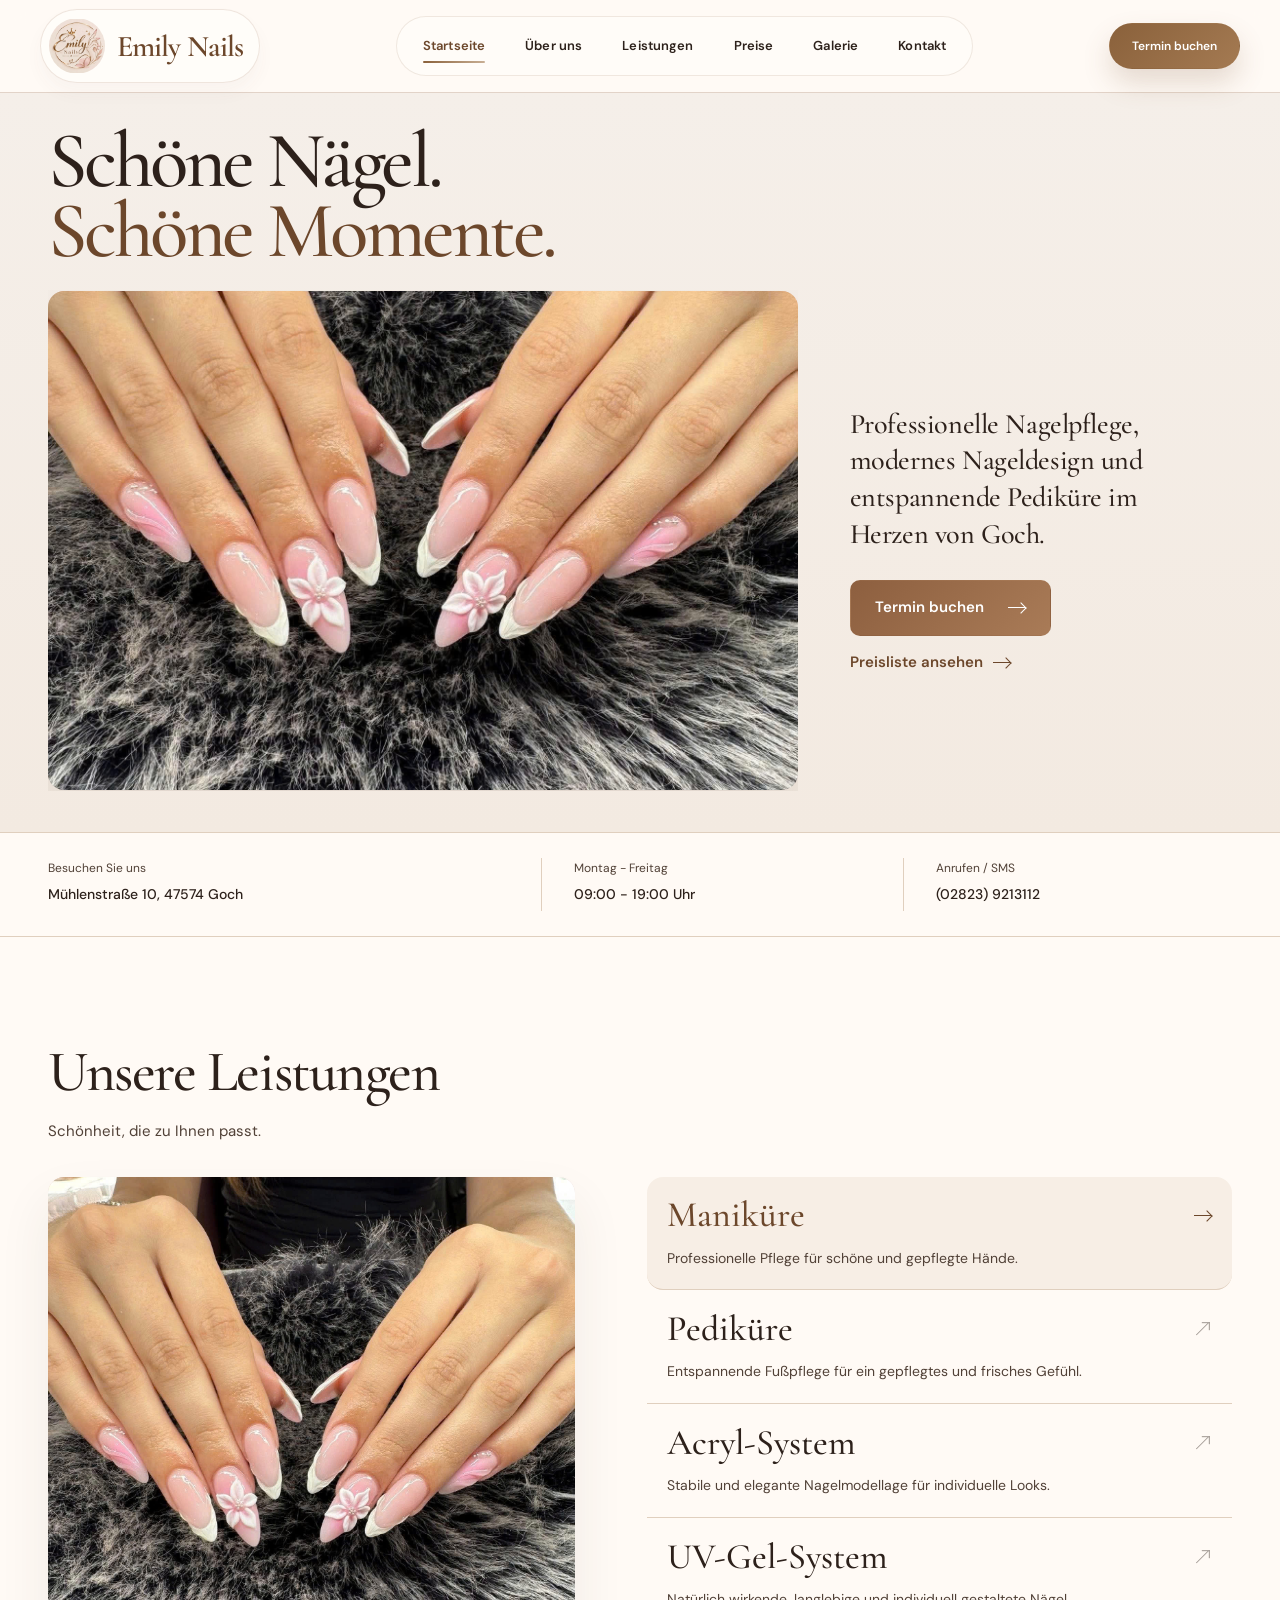
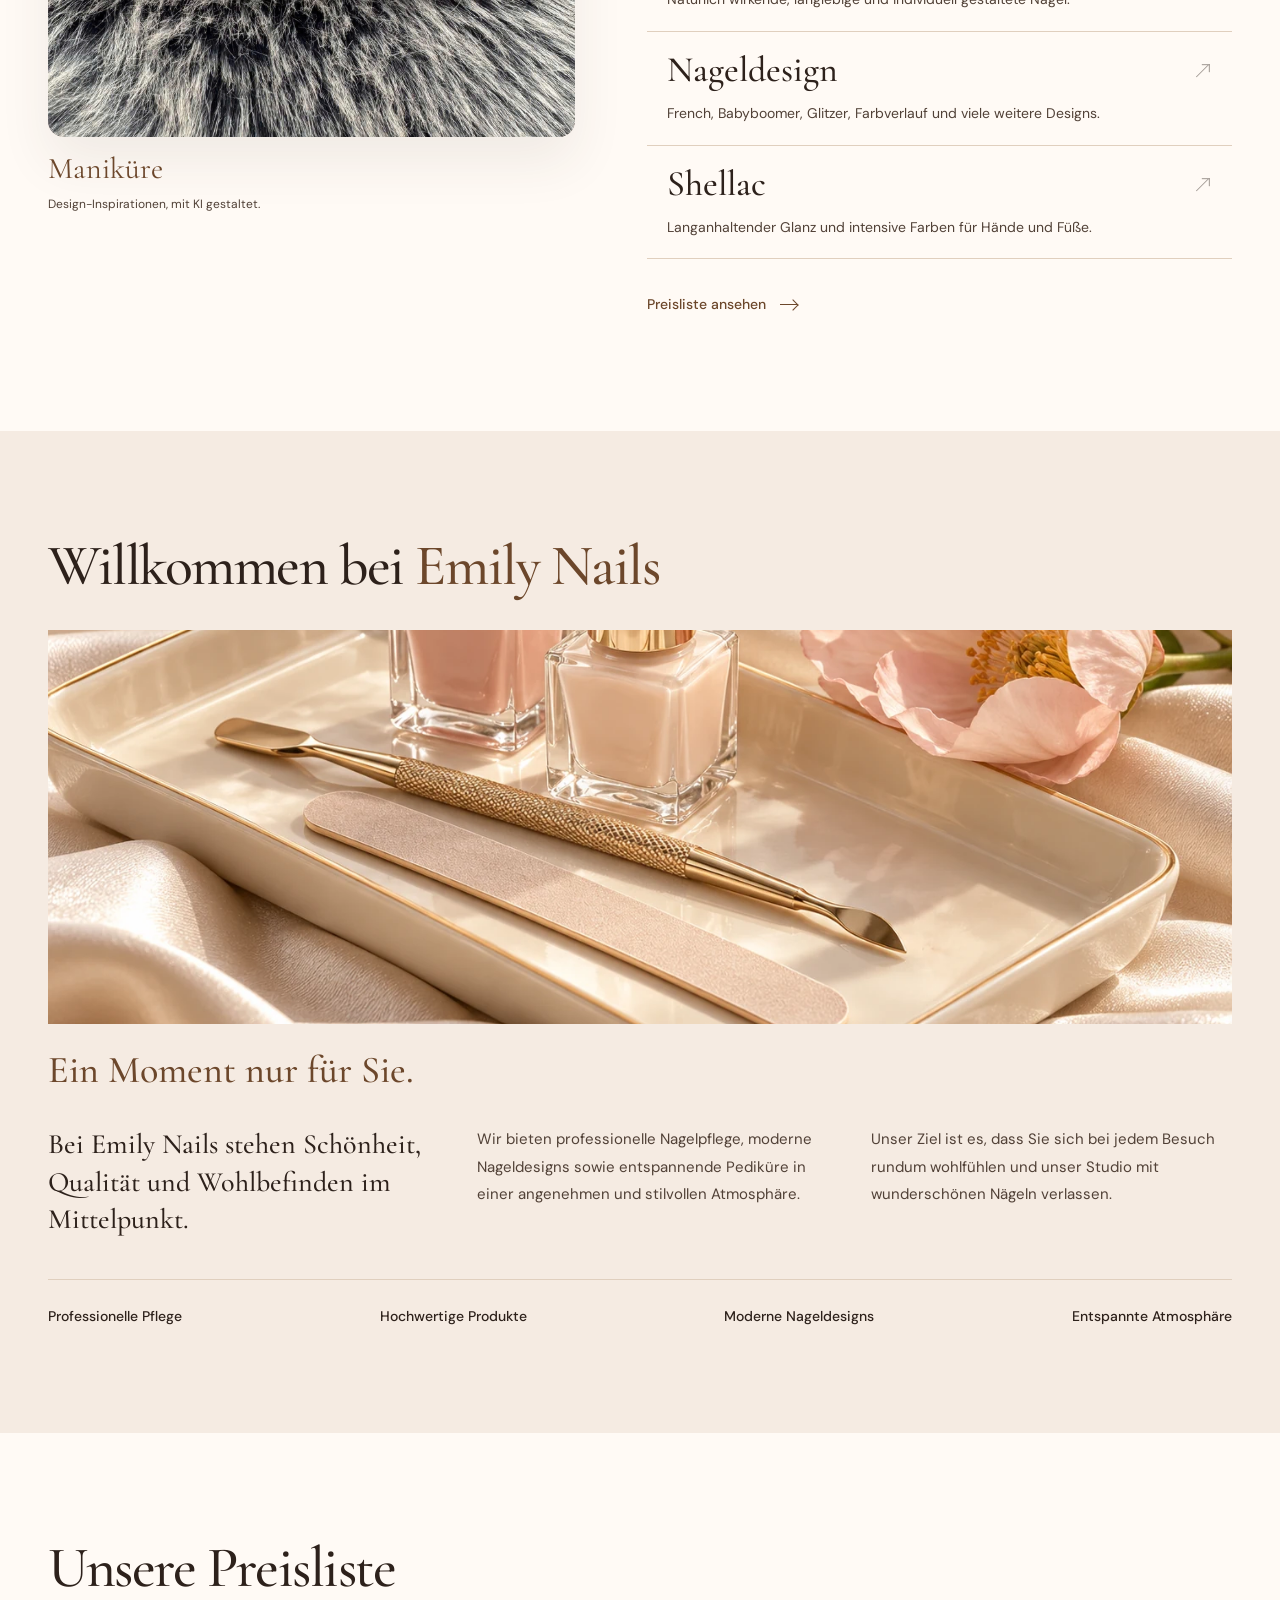
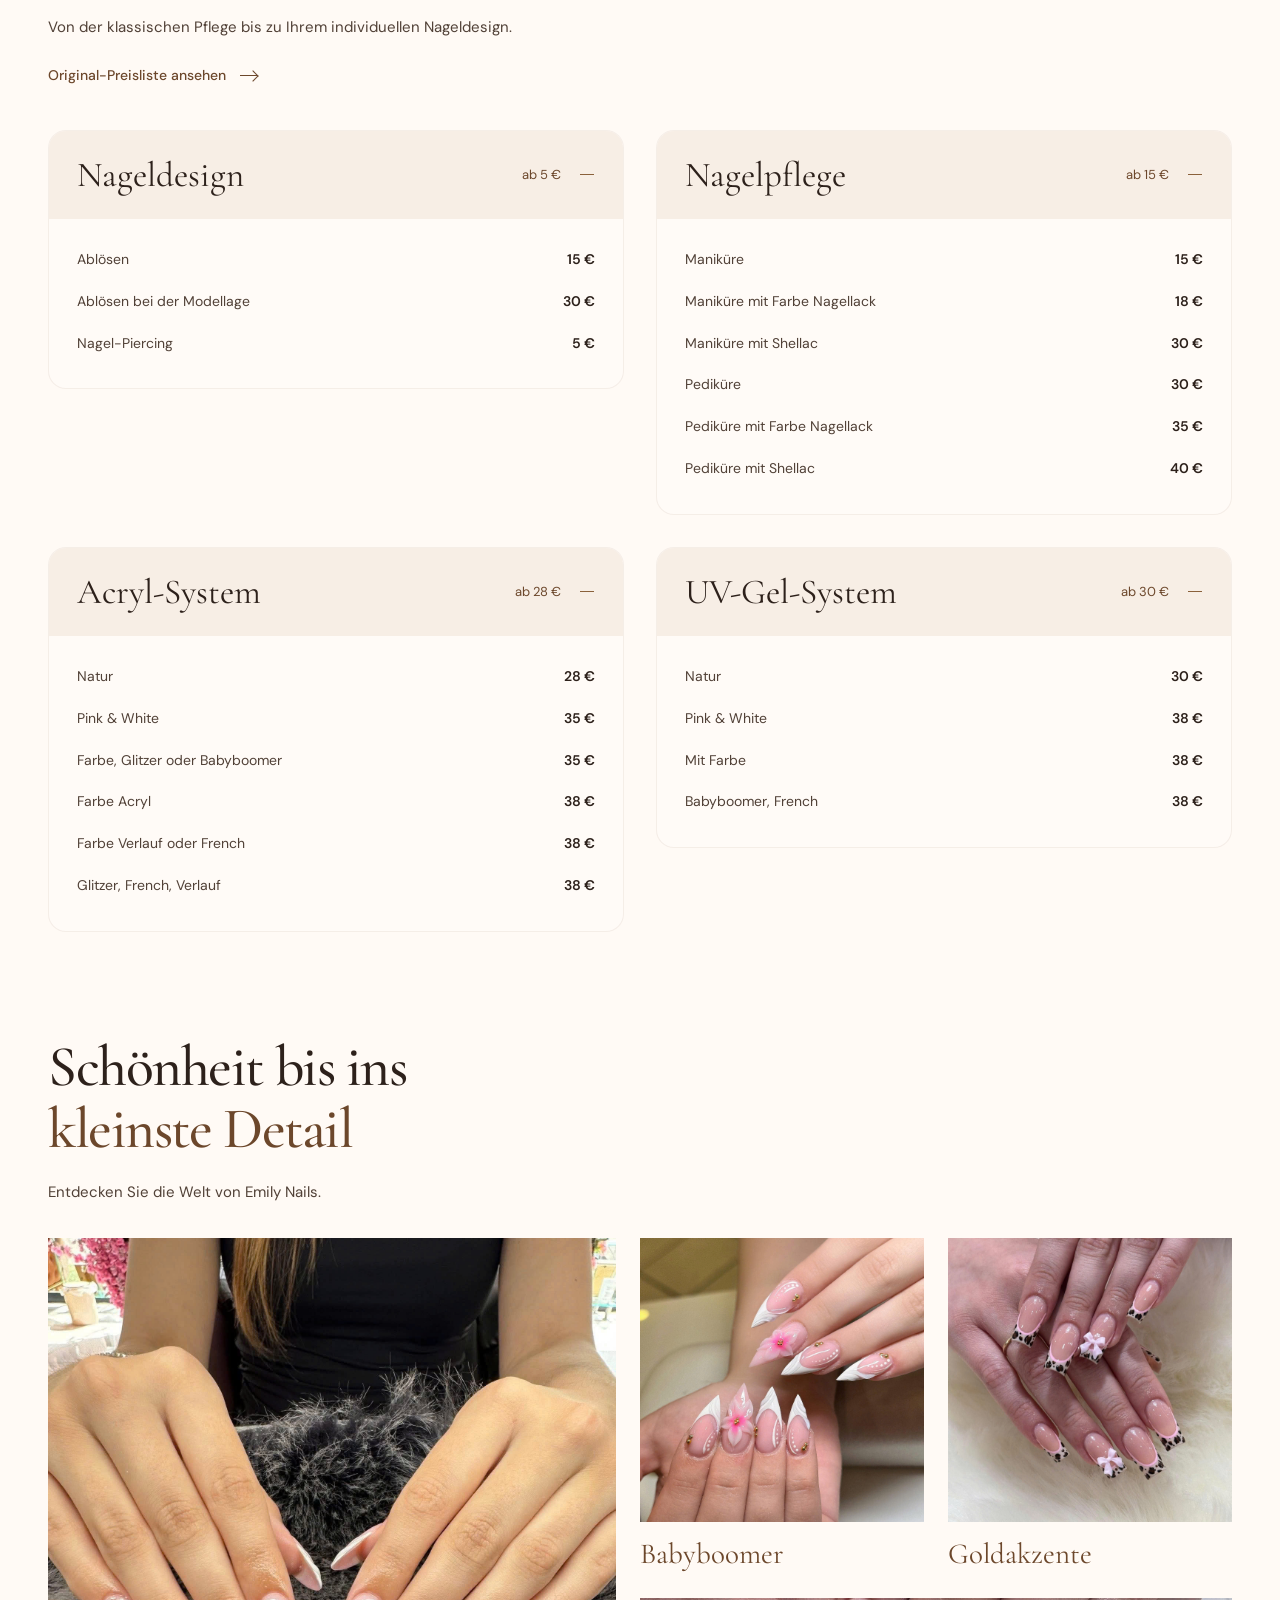
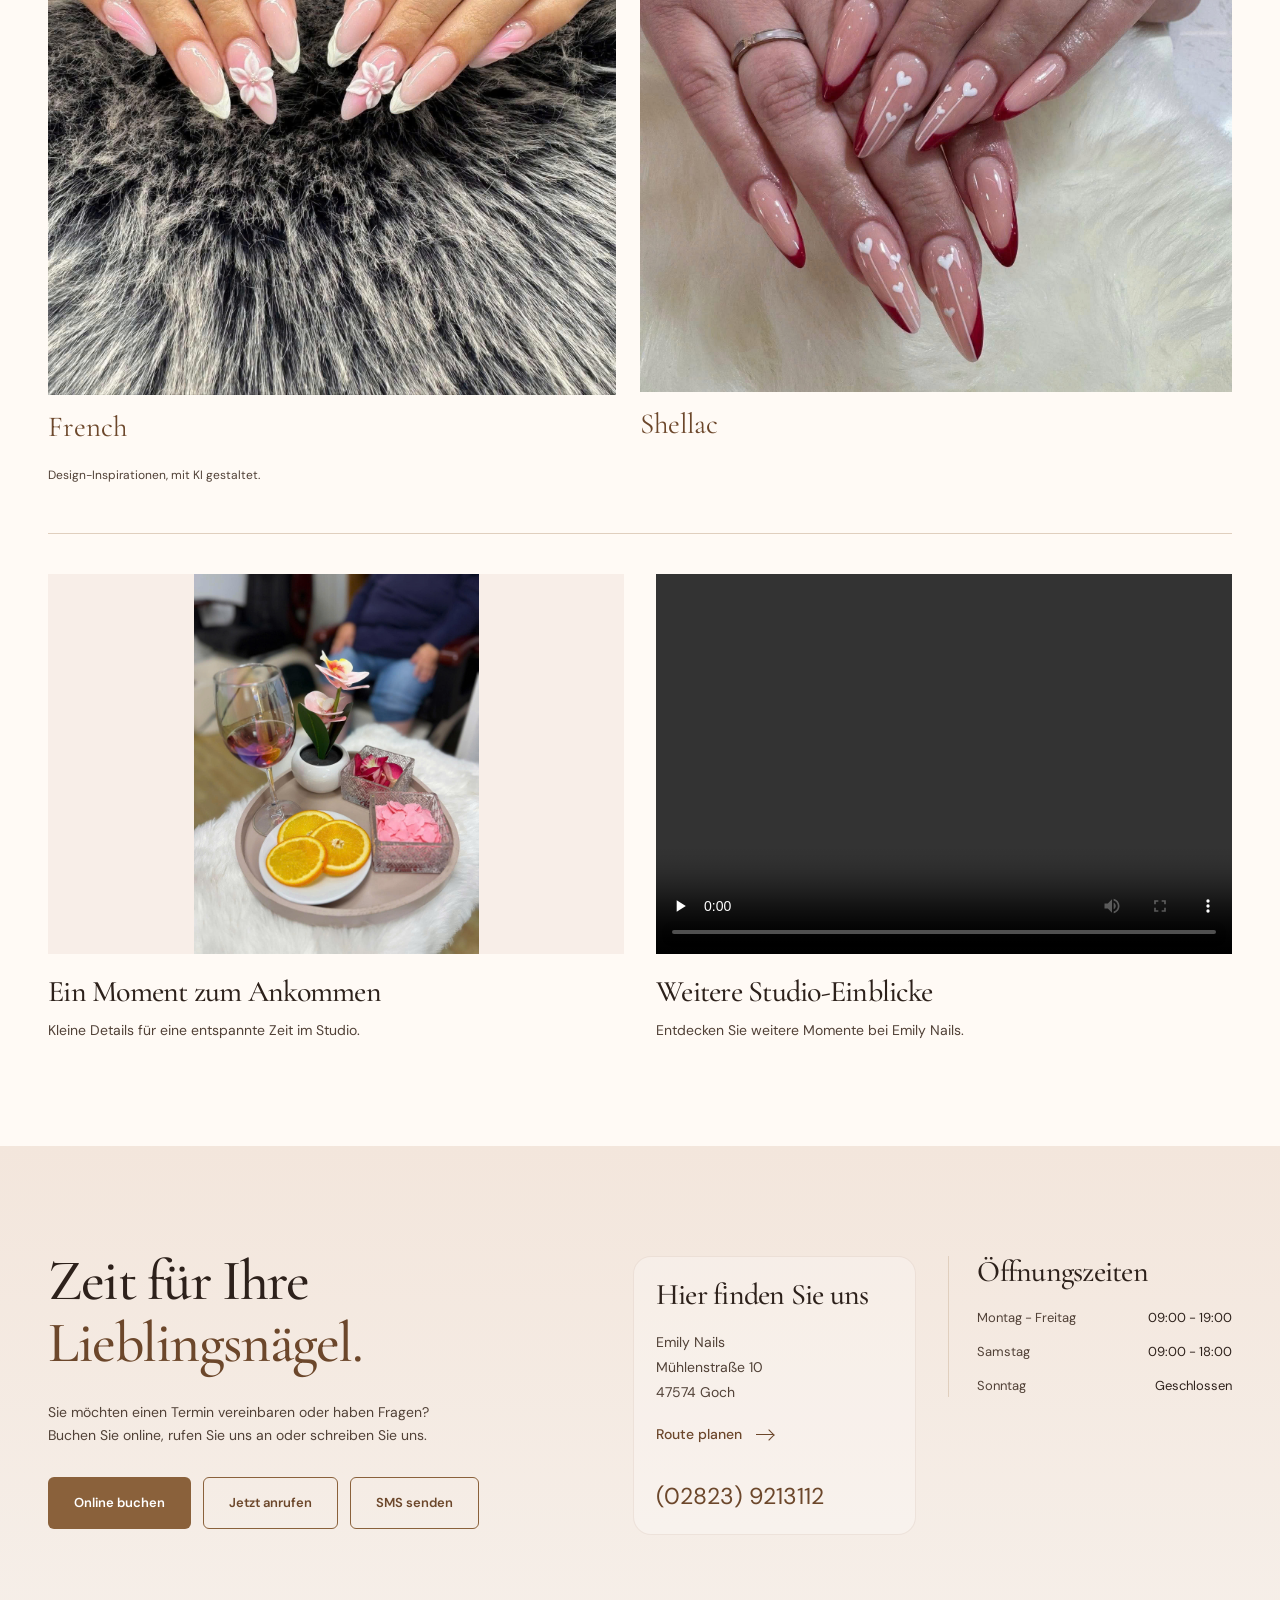
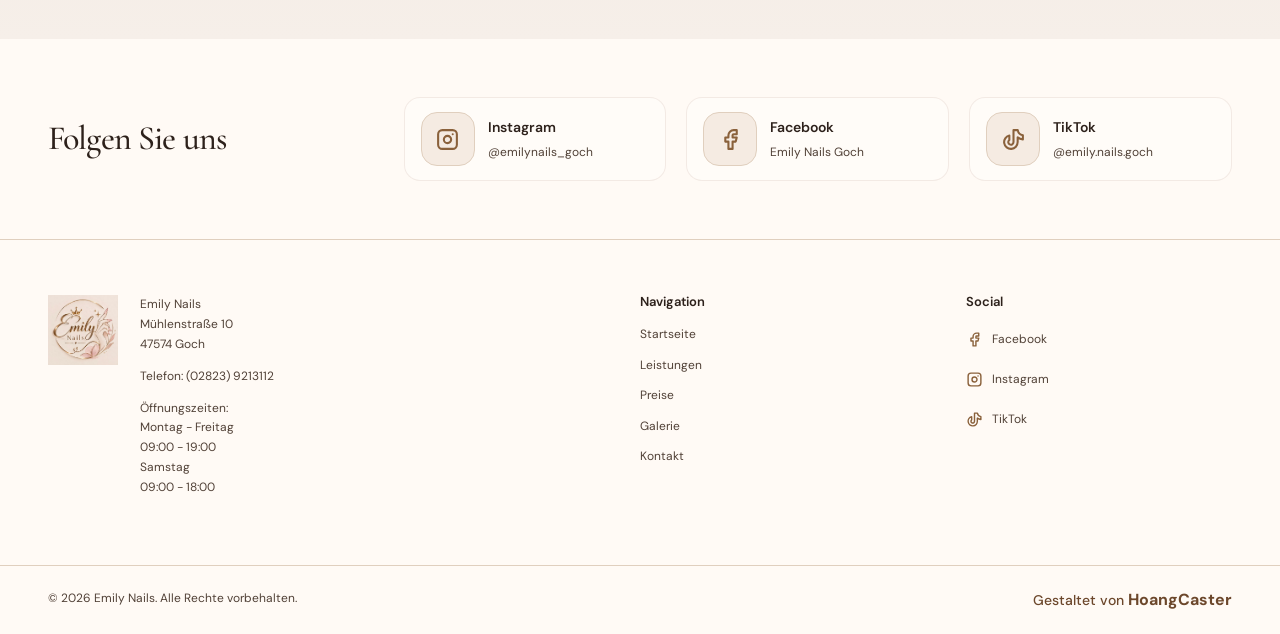
<file: index.html>
<!DOCTYPE html>
<html lang="de">
  <head>
    <meta charset="UTF-8" />
    <meta http-equiv="X-UA-Compatible" content="IE=edge" />
    <meta name="viewport" content="width=device-width, initial-scale=1.0" />
    <meta
      name="description"
      content="Emily Nails in Goch: professionelle Maniküre, Pediküre, Acryl- und UV-Gel-Nägel sowie modernes Nageldesign. Besuchen Sie uns in der Mühlenstraße 10, 47574 Goch."
    />
    <meta
      name="keywords"
      content="Emily Nails Goch, Nagelstudio Goch, Nageldesign Goch, Maniküre Goch, Pediküre Goch, Acryl Nägel Goch, Gel Nägel Goch"
    />
    <title>Emily Nails Goch | Nageldesign, Maniküre &amp; Pediküre</title>
    <link rel="preload" href="assets/display-latin.woff2" as="font" type="font/woff2" crossorigin />
    <link rel="preload" href="assets/body-latin.woff2" as="font" type="font/woff2" crossorigin />
    <meta name="theme-color" content="#f5ebe2" />
    <link rel="stylesheet" href="style.css" />
  </head>
  <body id="top">
    <a class="skip-link" href="#main">Zum Inhalt springen</a>
    <header class="site-header">
      <div class="container nav-wrap">
        <a class="brand" href="#top" aria-label="Emily Nails Startseite"><img src="logo.jpg" alt="Emily Nails Logo" width="60" height="60" /><span class="brand-name">Emily Nails</span></a>
        <nav class="main-nav" id="main-nav" aria-label="Hauptnavigation">
            <a href="#top">Startseite</a>
            <a href="#ueber-uns">Über uns</a>
            <a href="#leistungen">Leistungen</a>
            <a href="#preise">Preise</a>
            <a href="#galerie">Galerie</a>
            <a href="#kontakt">Kontakt</a>
          </nav>
        <a class="btn btn-primary header-cta" href="https://emilynailsps0v.setmore.com" target="_blank" rel="noopener noreferrer">Termin buchen</a>
        <button class="nav-toggle" type="button" aria-label="Menü öffnen" aria-expanded="false" aria-controls="main-nav"><span></span><span></span></button>
      </div>
    </header>
    <main id="main">
      <section class="hero" aria-labelledby="hero-title">
        <div class="container hero-grid">
          <div class="hero-copy">
            <h1 id="hero-title">Schöne Nägel.<br /><span>Schöne Momente.</span></h1>
          </div>
          <div class="hero-media">
            <img src="new1.jpg" alt="Nail design im Studio von Emily Nails" width="1122" height="1402" fetchpriority="high" />
          </div>
          <div class="hero-side">
            <p>Professionelle Nagelpflege, modernes Nageldesign und entspannende Pediküre im Herzen von Goch.</p>
            <div class="hero-actions">
              <a class="btn btn-primary" href="https://emilynailsps0v.setmore.com" target="_blank" rel="noopener noreferrer">Termin buchen <span class="link-arrow" aria-hidden="true"></span></a>
              <a class="text-link" href="#preise">Preisliste ansehen <span class="link-arrow" aria-hidden="true"></span></a>
            </div>
          </div>
        </div>
      </section>
      <aside class="studio-info" aria-label="Kontaktinformationen">
        <div class="container studio-info-grid">
          <div><span class="info-label">Besuchen Sie uns</span><a href="https://www.google.com/maps/search/?api=1&query=M%C3%BChlenstra%C3%9Fe+10%2C+47574+Goch" target="_blank" rel="noopener noreferrer">Mühlenstraße 10, 47574 Goch</a></div>
          <div><span class="info-label">Montag - Freitag</span><a href="#oeffnungszeiten">09:00 - 19:00 Uhr</a></div>
          <div><span class="info-label">Anrufen / SMS</span><a href="tel:+4928239213112">(02823) 9213112</a></div>
        </div>
      </aside>
      <section class="services section" id="leistungen" aria-labelledby="services-title">
        <div class="container">
          <div class="section-intro"><h2 id="services-title">Unsere Leistungen</h2><p>Schönheit, die zu Ihnen passt.</p></div>
          <div class="services-layout">
            <div class="service-preview" id="service-preview">                          <figure class="service-preview-panel" data-service-panel="0" ><img src="new1.jpg" alt="Maniküre bei Emily Nails" width="1024" height="1280" loading="lazy" /><figcaption>Maniküre</figcaption></figure>
            <figure class="service-preview-panel" data-service-panel="1" hidden><img src="new2.jpg" alt="Pediküre bei Emily Nails" width="1024" height="1280" loading="lazy" /><figcaption>Pediküre</figcaption></figure>
            <figure class="service-preview-panel" data-service-panel="2" hidden><img src="new3.jpg" alt="Acryl-System bei Emily Nails" width="1024" height="1280" loading="lazy" /><figcaption>Acryl-System</figcaption></figure>
            <figure class="service-preview-panel" data-service-panel="3" hidden><img src="new4.jpg" alt="UV-Gel-System bei Emily Nails" width="1024" height="1280" loading="lazy" /><figcaption>UV-Gel-System</figcaption></figure>
              <figure class="service-preview-panel" data-service-panel="4" hidden><img src="assets/gold-nail-art.webp" alt="" width="1024" height="1280" loading="lazy" /><figcaption>Nageldesign</figcaption></figure>
              <figure class="service-preview-panel" data-service-panel="5" hidden><img src="assets/shellac-rose.webp" alt="" width="1024" height="1280" loading="lazy" /><figcaption>Shellac</figcaption></figure>              <p class="service-preview-note">Design-Inspirationen, mit KI gestaltet.</p>
            </div>
            <div class="service-grid">
              <article class="service-item" data-service="0">
                <h3><button class="service-select" type="button" aria-controls="service-preview" aria-pressed="true" data-service-select="0"><span>Maniküre</span><span class="link-arrow" aria-hidden="true"></span></button></h3>
                <p>Professionelle Pflege für schöne und gepflegte Hände.</p>
                <div class="service-image"><img src="new1.jpg" alt="Maniküre bei Emily Nails" width="1024" height="1280" loading="lazy" /></div>
              </article>
              <article class="service-item" data-service="1">
                <h3><button class="service-select" type="button" aria-controls="service-preview" aria-pressed="false" data-service-select="1"><span>Pediküre</span><span class="link-arrow" aria-hidden="true"></span></button></h3>
                <p>Entspannende Fußpflege für ein gepflegtes und frisches Gefühl.</p>
                <div class="service-image"><img src="new2.jpg" alt="Pediküre bei Emily Nails" width="1024" height="1280" loading="lazy" /></div>
              </article>
              <article class="service-item" data-service="2">
                <h3><button class="service-select" type="button" aria-controls="service-preview" aria-pressed="false" data-service-select="2"><span>Acryl-System</span><span class="link-arrow" aria-hidden="true"></span></button></h3>
                <p>Stabile und elegante Nagelmodellage für individuelle Looks.</p>
                <div class="service-image"><img src="new3.jpg" alt="Acryl-System bei Emily Nails" width="1024" height="1280" loading="lazy" /></div>
              </article>
              <article class="service-item" data-service="3">
                <h3><button class="service-select" type="button" aria-controls="service-preview" aria-pressed="false" data-service-select="3"><span>UV-Gel-System</span><span class="link-arrow" aria-hidden="true"></span></button></h3>
                <p>Natürlich wirkende, langlebige und individuell gestaltete Nägel.</p>
                <div class="service-image"><img src="new4.jpg" alt="UV-Gel-System bei Emily Nails" width="1024" height="1280" loading="lazy" /></div>
              </article>
              <article class="service-item" data-service="4">
                <h3><button class="service-select" type="button" aria-controls="service-preview" aria-pressed="false" data-service-select="4"><span>Nageldesign</span><span class="link-arrow" aria-hidden="true"></span></button></h3>
                <p>French, Babyboomer, Glitzer, Farbverlauf und viele weitere Designs.</p>
                <div class="service-image"><img src="assets/gold-nail-art.webp" alt="" width="1024" height="1280" loading="lazy" /></div>
              </article>
              <article class="service-item" data-service="5">
                <h3><button class="service-select" type="button" aria-controls="service-preview" aria-pressed="false" data-service-select="5"><span>Shellac</span><span class="link-arrow" aria-hidden="true"></span></button></h3>
                <p>Langanhaltender Glanz und intensive Farben für Hände und Füße.</p>
                <div class="service-image"><img src="assets/shellac-rose.webp" alt="" width="1024" height="1280" loading="lazy" /></div>
              </article>
              <p class="service-inline-note">Design-Inspirationen, mit KI gestaltet.</p>
              <a class="text-link service-price-link" href="#preise">Preisliste ansehen <span class="link-arrow" aria-hidden="true"></span></a>
            </div>
          </div>
        </div>
      </section>
      <section class="about section" id="ueber-uns" aria-labelledby="about-title">
        <div class="container about-grid">
          <h2 id="about-title">Willkommen bei<br /> <span>Emily Nails</span></h2>
          <figure class="about-media"><img src="assets/beauty-ritual.webp" alt="Beauty-Inspiration mit Nagellack und Pflegeaccessoires, mit KI gestaltet" width="1280" height="1024" loading="lazy" /><figcaption>Ein Moment <br />nur für Sie.</figcaption></figure>
          <div class="about-copy">
            <p class="about-lead">Bei Emily Nails stehen Schönheit, Qualität und Wohlbefinden im Mittelpunkt.</p>
            <p>Wir bieten professionelle Nagelpflege, moderne Nageldesigns sowie entspannende Pediküre in einer angenehmen und stilvollen Atmosphäre.</p>
            <p>Unser Ziel ist es, dass Sie sich bei jedem Besuch rundum wohlfühlen und unser Studio mit wunderschönen Nägeln verlassen.</p>
          </div>
          <div class="studio-values" id="why-us" aria-label="Warum Emily Nails?"><span>Professionelle Pflege</span><span>Hochwertige Produkte</span><span>Moderne Nageldesigns</span><span>Entspannte Atmosphäre</span></div>
        </div>
      </section>
      <section class="pricing section" id="preise" aria-labelledby="pricing-title">
        <div class="container pricing-layout">
          <div class="section-intro"><h2 id="pricing-title">Unsere Preisliste</h2><p>Von der klassischen Pflege bis zu Ihrem individuellen Nageldesign.</p><a class="text-link" href="menu.jpg" data-menu-open>Original-Preisliste ansehen <span class="link-arrow" aria-hidden="true"></span></a></div>
          <div class="price-list"><details class="price-category" open>
      <summary><span>Nageldesign</span><span class="price-from">ab 5 €</span><span class="disclosure-icon" aria-hidden="true"></span></summary>
      <div class="price-rows">
                
                <div class="price-row">
                  <span class="price-label">Ablösen</span>
                  <span class="price-value">15 €</span>
                </div>
                <div class="price-row">
                  <span class="price-label">Ablösen bei der Modellage</span>
                  <span class="price-value">30 €</span>
                </div>
                <div class="price-row">
                  <span class="price-label">Nagel-Piercing</span>
                  <span class="price-value">5 €</span>
                </div>
              </div></details><details class="price-category" open>
      <summary><span>Nagelpflege</span><span class="price-from">ab 15 €</span><span class="disclosure-icon" aria-hidden="true"></span></summary>
      <div class="price-rows">
                
                <div class="price-row">
                  <span class="price-label">Maniküre</span>
                  <span class="price-value">15 €</span>
                </div>
                <div class="price-row">
                  <span class="price-label">Maniküre mit Farbe Nagellack</span>
                  <span class="price-value">18 €</span>
                </div>
                <div class="price-row">
                  <span class="price-label">Maniküre mit Shellac</span>
                  <span class="price-value">30 €</span>
                </div>
                <div class="price-row">
                  <span class="price-label">Pediküre</span>
                  <span class="price-value">30 €</span>
                </div>
                <div class="price-row">
                  <span class="price-label">Pediküre mit Farbe Nagellack</span>
                  <span class="price-value">35 €</span>
                </div>
                <div class="price-row">
                  <span class="price-label">Pediküre mit Shellac</span>
                  <span class="price-value">40 €</span>
                </div>
              </div></details><details class="price-category" open>
      <summary><span>Acryl-System</span><span class="price-from">ab 28 €</span><span class="disclosure-icon" aria-hidden="true"></span></summary>
      <div class="price-rows">
                
                <div class="price-row">
                  <span class="price-label">Natur</span>
                  <span class="price-value">28 €</span>
                </div>
                <div class="price-row">
                  <span class="price-label">Pink &amp; White</span>
                  <span class="price-value">35 €</span>
                </div>
                <div class="price-row">
                  <span class="price-label">Farbe, Glitzer oder Babyboomer</span>
                  <span class="price-value">35 €</span>
                </div>
                <div class="price-row">
                  <span class="price-label">Farbe Acryl</span>
                  <span class="price-value">38 €</span>
                </div>
                <div class="price-row">
                  <span class="price-label">Farbe Verlauf oder French</span>
                  <span class="price-value">38 €</span>
                </div>
                <div class="price-row">
                  <span class="price-label">Glitzer, French, Verlauf</span>
                  <span class="price-value">38 €</span>
                </div>
              </div></details><details class="price-category" open>
      <summary><span>UV-Gel-System</span><span class="price-from">ab 30 €</span><span class="disclosure-icon" aria-hidden="true"></span></summary>
      <div class="price-rows">
                
                <div class="price-row">
                  <span class="price-label">Natur</span>
                  <span class="price-value">30 €</span>
                </div>
                <div class="price-row">
                  <span class="price-label">Pink &amp; White</span>
                  <span class="price-value">38 €</span>
                </div>
                <div class="price-row">
                  <span class="price-label">Mit Farbe</span>
                  <span class="price-value">38 €</span>
                </div>
                <div class="price-row">
                  <span class="price-label">Babyboomer, French</span>
                  <span class="price-value">38 €</span>
                </div>
              </div></details></div>
        </div>
      </section>
      <section class="gallery section" id="galerie" aria-labelledby="gallery-title">
        <div class="container">
          <div class="section-heading"><h2 id="gallery-title">Schönheit bis ins<br /><span>kleinste Detail</span></h2><p>Entdecken Sie die Welt von Emily Nails.</p></div>
          <div class="inspiration-grid" aria-label="Design-Inspirationen">
            <figure><img src="new1.jpg" alt="Natürliches French-Nageldesign" width="1122" height="1402" loading="lazy" /><figcaption>French</figcaption></figure>
            <figure><img src="new2.jpg" alt="Dezentes und elegantes Babyboomer-Nageldesign" width="1122" height="1402" loading="lazy" /><figcaption>Babyboomer</figcaption></figure>
            <figure><img src="new3.jpg" alt="Ausdrucksstarkes Nageldesign mit Goldakzenten" width="1122" height="1402" loading="lazy" /><figcaption>Goldakzente</figcaption></figure>
            <figure><img src="new4.jpg" alt="Glänzendes Shellac-Nageldesign" width="1122" height="1402" loading="lazy" /><figcaption>Shellac</figcaption></figure>
          </div>
          <p class="inspiration-note">Design-Inspirationen, mit KI gestaltet.</p>
          <div class="gallery-grid">
            <figure class="gallery-photo gallery-photo--portrait"><img src="new5.jpg" alt="Blumendekoration und Erfrischungen im Studio von Emily Nails" width="1536" height="2048" loading="lazy" /><figcaption><h3>Ein Moment zum Ankommen</h3><p>Kleine Details für eine entspannte Zeit im Studio.</p></figcaption></figure>
            <figure class="gallery-video">
              <div class="video-frame"><video controls playsinline preload="none" aria-label="Weitere Einblicke in Emily Nails"><source src="3.mp4" type="video/mp4" />Ihr Browser unterstützt dieses Video nicht. <a href="3.mp4">Video herunterladen</a></video></div>
              <figcaption><h3>Weitere Studio-Einblicke</h3><p>Entdecken Sie weitere Momente bei Emily Nails.</p></figcaption>
            </figure>
          </div>
        </div>
      </section>
      <section class="contact section" id="kontakt" aria-labelledby="contact-title">
        <div class="container contact-layout">
          <div class="contact-heading"><h2 id="contact-title">Zeit für Ihre<br /><span>Lieblingsnägel.</span></h2><p>Sie möchten einen Termin vereinbaren oder haben Fragen? <br />Buchen Sie online, rufen Sie uns an oder schreiben Sie uns.</p><div class="contact-actions"><a class="btn btn-primary" href="https://emilynailsps0v.setmore.com" target="_blank" rel="noopener noreferrer">Online buchen</a><a class="btn btn-secondary" href="tel:+4928239213112">Jetzt anrufen</a><a class="btn btn-secondary" href="sms:+4928239213112">SMS senden</a></div></div>
          <div class="contact-grid">
            <div class="contact-address"><h3>Hier finden Sie uns</h3><address>Emily Nails<br />Mühlenstraße 10<br />47574 Goch</address><a class="text-link" href="https://www.google.com/maps/search/?api=1&query=M%C3%BChlenstra%C3%9Fe+10%2C+47574+Goch" target="_blank" rel="noopener noreferrer">Route planen <span class="link-arrow" aria-hidden="true"></span></a><a class="contact-phone" href="tel:+4928239213112">(02823) 9213112</a></div>
            <div class="hours" id="oeffnungszeiten"><h3>Öffnungszeiten</h3><dl class="hours-list"><div><dt>Montag - Freitag</dt><dd>09:00 - 19:00</dd></div><div><dt>Samstag</dt><dd>09:00 - 18:00</dd></div><div><dt>Sonntag</dt><dd>Geschlossen</dd></div></dl></div>
          </div>
        </div>
      </section>
      <section class="social" id="social" aria-labelledby="social-title">
        <div class="container social-wrap"><h2 id="social-title">Folgen Sie uns</h2><div class="social-links">
<a href="https://www.instagram.com/emilynails_goch" target="_blank" rel="noopener noreferrer"><span class="social-icon"><!--
tags: [instagram, ig, meta, social, social-media, photos, stories, reels, logo, brand]
category: Brand
version: "1.9"
unicode: "ec20"
-->
<svg aria-hidden="true" focusable="false"
  xmlns="http://www.w3.org/2000/svg"
  width="24"
  height="24"
  viewBox="0 0 24 24"
  fill="none"
  stroke="currentColor"
  stroke-width="2"
  stroke-linecap="round"
  stroke-linejoin="round"
>
  <path d="M3 7a4 4 0 0 1 4 -4h10a4 4 0 0 1 4 4v10a4 4 0 0 1 -4 4h-10a4 4 0 0 1 -4 -4l0 -10" />
  <path d="M8.5 12a3.5 3.5 0 1 0 7 0a3.5 3.5 0 0 0 -7 0" />
  <path d="M17 7v.01" />
</svg>
</span><span class="social-copy"><strong>Instagram</strong><small>@emilynails_goch</small></span></a>
<a href="https://www.facebook.com/profile.php?id=61594843685780" target="_blank" rel="noopener noreferrer"><span class="social-icon"><!--
tags: [facebook, fb, meta, social, social-network, social-media, community, logo, brand]
category: Brand
version: "1.18"
unicode: "ec1a"
-->
<svg aria-hidden="true" focusable="false"
  xmlns="http://www.w3.org/2000/svg"
  width="24"
  height="24"
  viewBox="0 0 24 24"
  fill="none"
  stroke="currentColor"
  stroke-width="2"
  stroke-linecap="round"
  stroke-linejoin="round"
>
  <path d="M7 10v4h3v7h4v-7h3l1 -4h-4v-2a1 1 0 0 1 1 -1h3v-4h-3a5 5 0 0 0 -5 5v2h-3" />
</svg>
</span><span class="social-copy"><strong>Facebook</strong><small>Emily Nails Goch</small></span></a>
<a href="https://www.tiktok.com/@emily.nails.goch" target="_blank" rel="noopener noreferrer"><span class="social-icon"><!--
tags: [tiktok, video, short-video, social, social-media, music, bytedance, logo, brand]
category: Brand
version: "1.13"
unicode: "ec73"
-->
<svg aria-hidden="true" focusable="false"
  xmlns="http://www.w3.org/2000/svg"
  width="24"
  height="24"
  viewBox="0 0 24 24"
  fill="none"
  stroke="currentColor"
  stroke-width="2"
  stroke-linecap="round"
  stroke-linejoin="round"
>
  <path d="M21 7.917v4.034a9.948 9.948 0 0 1 -5 -1.951v4.5a6.5 6.5 0 1 1 -8 -6.326v4.326a2.5 2.5 0 1 0 4 2v-11.5h4.083a6.005 6.005 0 0 0 4.917 4.917" />
</svg>
</span><span class="social-copy"><strong>TikTok</strong><small>@emily.nails.goch</small></span></a>
</div></div>
      </section>
    </main>
    <footer class="site-footer">
        <div class="container footer-wrap">
          <div class="footer-brand">
            <a class="footer-logo" href="#top" aria-label="Emily Nails Startseite"><img src="logo.jpg" alt="Emily Nails Logo" width="70" height="70" /></a>
            <p>Emily Nails<br />Mühlenstraße 10<br />47574 Goch</p>
            <p>Telefon: <a href="tel:+4928239213112">(02823) 9213112</a></p>
            <p>Öffnungszeiten:<br />Montag - Freitag<br />09:00 - 19:00<br />Samstag<br />09:00 - 18:00</p>
          </div>

          <div class="footer-links">
            <h3>Navigation</h3>
            <ul>
              <li><a href="#top">Startseite</a></li>
              <li><a href="#leistungen">Leistungen</a></li>
              <li><a href="#preise">Preise</a></li>
              <li><a href="#galerie">Galerie</a></li>
              <li><a href="#kontakt">Kontakt</a></li>
            </ul>
          </div>

          <div class="footer-socials">
            <h3>Social</h3>
            <ul>
              <li><a href="https://www.facebook.com/profile.php?id=61594843685780" target="_blank" rel="noopener noreferrer"><!--
tags: [facebook, fb, meta, social, social-network, social-media, community, logo, brand]
category: Brand
version: "1.18"
unicode: "ec1a"
-->
<svg aria-hidden="true" focusable="false"
  xmlns="http://www.w3.org/2000/svg"
  width="24"
  height="24"
  viewBox="0 0 24 24"
  fill="none"
  stroke="currentColor"
  stroke-width="2"
  stroke-linecap="round"
  stroke-linejoin="round"
>
  <path d="M7 10v4h3v7h4v-7h3l1 -4h-4v-2a1 1 0 0 1 1 -1h3v-4h-3a5 5 0 0 0 -5 5v2h-3" />
</svg>
<span>Facebook</span></a></li>
              <li><a href="https://www.instagram.com/emilynails_goch" target="_blank" rel="noopener noreferrer"><!--
tags: [instagram, ig, meta, social, social-media, photos, stories, reels, logo, brand]
category: Brand
version: "1.9"
unicode: "ec20"
-->
<svg aria-hidden="true" focusable="false"
  xmlns="http://www.w3.org/2000/svg"
  width="24"
  height="24"
  viewBox="0 0 24 24"
  fill="none"
  stroke="currentColor"
  stroke-width="2"
  stroke-linecap="round"
  stroke-linejoin="round"
>
  <path d="M3 7a4 4 0 0 1 4 -4h10a4 4 0 0 1 4 4v10a4 4 0 0 1 -4 4h-10a4 4 0 0 1 -4 -4l0 -10" />
  <path d="M8.5 12a3.5 3.5 0 1 0 7 0a3.5 3.5 0 0 0 -7 0" />
  <path d="M17 7v.01" />
</svg>
<span>Instagram</span></a></li>
              <li><a href="https://www.tiktok.com/@emily.nails.goch" target="_blank" rel="noopener noreferrer"><!--
tags: [tiktok, video, short-video, social, social-media, music, bytedance, logo, brand]
category: Brand
version: "1.13"
unicode: "ec73"
-->
<svg aria-hidden="true" focusable="false"
  xmlns="http://www.w3.org/2000/svg"
  width="24"
  height="24"
  viewBox="0 0 24 24"
  fill="none"
  stroke="currentColor"
  stroke-width="2"
  stroke-linecap="round"
  stroke-linejoin="round"
>
  <path d="M21 7.917v4.034a9.948 9.948 0 0 1 -5 -1.951v4.5a6.5 6.5 0 1 1 -8 -6.326v4.326a2.5 2.5 0 1 0 4 2v-11.5h4.083a6.005 6.005 0 0 0 4.917 4.917" />
</svg>
<span>TikTok</span></a></li>
            </ul>
          </div>
        </div>

        <div class="footer-bottom">
          <div class="container bottom-inner">
            <span>© 2026 Emily Nails. Alle Rechte vorbehalten.</span>
            <span class="signature">Gestaltet von <span>HoangCaster</span></span>
          </div>
        </div>
      </footer>
    <dialog class="menu-dialog" aria-labelledby="menu-dialog-title">
      <div class="dialog-header"><h2 id="menu-dialog-title">Original-Preisliste</h2><button class="dialog-close" type="button" aria-label="Preisliste schließen"><span></span><span></span></button></div>
      <div class="dialog-content"><img src="menu.jpg" alt="Original-Preisliste von Emily Nails" loading="lazy" /></div>
      <a class="text-link dialog-download" href="menu.jpg" target="_blank" rel="noopener noreferrer">Bild in voller Größe öffnen</a>
    </dialog>
    <script src="script.js"></script>
  </body>
</html>
</file>
<file: style.css>
@font-face { font-family: 'Cormorant Garamond'; src: url('assets/display-latin.woff2') format('woff2'); font-style: normal; font-weight: 400 700; font-display: swap; }
@font-face { font-family: 'DM Sans'; src: url('assets/body-latin.woff2') format('woff2'); font-style: normal; font-weight: 400 700; font-display: swap; }
:root {
  color-scheme: light;
  --background: #fffaf5; --cream: #f5ebe2; --petal: #ead1cc;
  --gold: #8a613b; --gold-deep: #6c472b; --ink: #2d211b;
  --muted: #514137; --line: #e0cfbe; --white: #ffffff;
  --display: 'Cormorant Garamond', Georgia, serif;
  --body: 'DM Sans', Arial, sans-serif;
  --cover: #f8eee8;
  --radius: 6px; --container: 1200px; --section-space: 104px; --content-gap: 32px; --ease: cubic-bezier(.16, 1, .3, 1);
}
* { box-sizing: border-box; scrollbar-color: var(--gold) var(--cream); scrollbar-width: thin; }
html { scroll-behavior: smooth; scroll-padding-top: 100px; }
body { margin: 0; background: var(--background); color: var(--ink); font-family: var(--body); font-size: 16px; line-height: 1.7; }
body.dialog-open { overflow: hidden; }
::selection { background: var(--petal); color: var(--gold-deep); }
a { color: inherit; text-decoration: none; text-underline-offset: 5px; }
a:hover { color: var(--gold-deep); }
button { font: inherit; color: inherit; cursor: pointer; }
img, video { display: block; max-width: 100%; }
figure, p, dl, dd { margin: 0; }
h1, h2, h3 { margin: 0; font-family: var(--display); font-weight: 500; letter-spacing: -.025em; line-height: 1.08; text-wrap: balance; }
h1 { font-size: clamp(60px, 6vw, 80px); }
h2 { font-size: clamp(44px, 4.5vw, 60px); }
h3 { font-size: 30px; }
:focus-visible { outline: 2px solid var(--gold); outline-offset: 5px; }
[hidden] { display: none !important; }
.container { width: min(var(--container), calc(100% - 96px)); margin-inline: auto; }
.section { padding-block: var(--section-space); }
.skip-link { position: fixed; left: 20px; top: -100px; z-index: 100; background: var(--white); padding: 12px 24px; border: 1px solid var(--gold); border-radius: var(--radius); }
.skip-link:focus { top: 12px; }
.btn { display: inline-flex; align-items: center; justify-content: center; gap: 12px; min-height: 50px; padding: 12px 25px; border: 1px solid transparent; border-radius: var(--radius); font-size: 14px; font-weight: 600; white-space: nowrap; transition: background .2s, color .2s, transform .2s; }
.btn-primary { background: var(--gold); color: var(--white); }
.btn-primary:hover { background: var(--gold-deep); color: var(--white); }
.btn-secondary { border-color: var(--gold); color: var(--gold-deep); background: transparent; }
.btn-secondary:hover { background: var(--petal); }
.btn:active { transform: scale(.98); }
.text-link { display: inline-flex; align-items: center; gap: 14px; min-height: 44px; color: var(--gold-deep); font-size: 14px; font-weight: 500; }
.text-link:hover { text-decoration: underline; }
.link-arrow { display: inline-block; position: relative; width: 18px; height: 12px; flex-shrink: 0; transition: transform .2s; }
.link-arrow::before { content: ''; position: absolute; top: 5px; left: 0; width: 17px; height: 1px; background: currentColor; }
.link-arrow::after { content: ''; position: absolute; top: 2px; right: 1px; width: 7px; height: 7px; border-top: 1px solid currentColor; border-right: 1px solid currentColor; transform: rotate(45deg); }
a:hover .link-arrow { transform: translateX(3px); }
.site-header {
  position: sticky;
  top: 0;
  z-index: 20;
  background: rgba(255, 250, 245, 0.78);
  backdrop-filter: blur(12px);
  -webkit-backdrop-filter: blur(12px);
  border-bottom: 1px solid rgba(191, 165, 147, 0.45);
}
.nav-wrap {
  display: flex;
  align-items: center;
  justify-content: space-between;
  gap: 22px;
  height: 92px;
  width: min(var(--container), calc(100% - 72px));
  margin-inline: auto;
}
.brand {
  display: inline-flex;
  align-items: center;
  gap: 12px;
  flex-shrink: 0;
  padding: 8px 16px 8px 8px;
  border: 1px solid rgba(173, 137, 113, 0.2);
  border-radius: 999px;
  background: rgba(255, 255, 255, 0.4);
  box-shadow: 0 10px 18px rgba(109, 82, 65, 0.04);
}
.brand img {
  width: 56px;
  height: 56px;
  object-fit: contain;
  border-radius: 50%;
}
.brand-name {
  font-family: var(--display);
  font-size: 30px;
  font-weight: 600;
  letter-spacing: -.03em;
  color: var(--gold-deep);
}
.main-nav {
  display: flex;
  align-items: center;
  gap: 16px;
  padding: 8px 14px;
  border: 1px solid rgba(173, 137, 113, 0.18);
  border-radius: 999px;
  background: rgba(255, 255, 255, 0.32);
}
.main-nav a {
  position: relative;
  padding: 10px 12px;
  font-size: 13px;
  font-weight: 600;
  letter-spacing: .01em;
  white-space: nowrap;
  color: var(--ink);
  transition: color .2s ease;
}
.main-nav a::after {
  position: absolute;
  content: '';
  height: 2px;
  border-radius: 999px;
  background: linear-gradient(90deg, var(--gold), #c8af94);
  bottom: 4px;
  left: 12px;
  right: 12px;
  transform: scaleX(0);
  transform-origin: left;
  transition: transform .2s;
}
.main-nav a:hover,
.main-nav a[aria-current] {
  color: var(--gold-deep);
}
.main-nav a:hover::after,
.main-nav a[aria-current]::after {
  transform: scaleX(1);
}
.header-cta {
  min-height: 46px;
  padding: 12px 22px;
  font-size: 13px;
  border-radius: 999px;
  background: linear-gradient(135deg, #8a613b, #a47a52);
  box-shadow: 0 14px 28px rgba(124, 83, 53, 0.2);
}
.nav-toggle { display: none; }
.social { padding-block: 58px; border-bottom: 1px solid var(--line); }
.social-wrap { display: grid; grid-template-columns: .75fr 2fr; align-items: center; gap: 45px; }
.social h2 { font-size: 34px; }
.social-links { display: grid; grid-template-columns: repeat(3, minmax(0, 1fr)); gap: 20px; }
.social-links a { display: flex; gap: 13px; align-items: center; min-height: 72px; font-size: 14px; border-radius: 16px; border: 1px solid rgba(173,137,113,0.15); background: rgba(255,255,255,0.35); padding: 14px 16px; transition: transform .2s, border-color .2s, box-shadow .2s; }
.social-links a:hover { transform: translateY(-2px); border-color: rgba(173,137,113,0.28); box-shadow: 0 16px 28px rgba(92, 67, 52, 0.05); }
.social-icon { display: grid; place-items: center; width: 54px; height: 54px; flex-shrink: 0; border: 1px solid var(--line); border-radius: 16px; background: var(--cream); color: var(--gold); transition: background .25s, color .25s, border-color .25s, transform .25s; }
.social-icon svg { display: block; width: 25px; height: 25px; }
.social-copy { display: flex; flex-direction: column; gap: 2px; min-width: 0; }
.social-copy strong { font-size: 14px; font-weight: 600; }
.social-copy small { font-size: 12px; color: var(--muted); overflow-wrap: anywhere; }
.social-links a:hover .social-icon, .social-links a:focus-visible .social-icon { background: var(--gold); color: var(--white); border-color: var(--gold); transform: translateY(-3px); }
.social-links a:active .social-icon { transform: scale(.97); }
.footer-socials a { display: inline-flex; gap: 9px; align-items: center; min-height: 30px; }
.footer-socials svg { width: 17px; height: 17px; color: var(--gold); }
.site-footer { background: var(--background); }
.footer-wrap { display: grid; grid-template-columns: 2fr 1fr 1fr; gap: 60px; padding-block: 55px; }
.footer-brand { display: grid; grid-template-columns: 70px 1fr; column-gap: 22px; align-items: start; }
.footer-logo { width: 70px; height: 70px; grid-row: 1 / 4; }
.footer-brand img { width: 70px; height: 70px; }
.footer-brand p { margin-bottom: 12px; font-size: 12px; color: var(--muted); line-height: 1.65; }
.footer-wrap h3 { font-family: var(--body); font-size: 13px; font-weight: 600; letter-spacing: 0; margin-bottom: 15px; }
.footer-wrap ul { list-style: none; padding: 0; margin: 0; font-size: 12px; color: var(--muted); }
.footer-wrap li { margin-bottom: 10px; }
.footer-wrap a:hover { text-decoration: underline; }
.footer-bottom { border-top: 1px solid var(--line); }
.bottom-inner { display: flex; justify-content: space-between; gap: 25px; padding-block: 22px; font-size: 12px; color: var(--muted); }
.signature { align-self: center; color: var(--gold-deep); font-size: 14px; font-weight: 500; line-height: 1.5; }
.signature > span { color: var(--gold-deep); font-size: 16px; font-weight: 700; }
.menu-dialog { width: min(850px, calc(100% - 32px)); max-height: calc(100dvh - 40px); border: 0; border-radius: 12px; padding: 0; color: var(--ink); background: var(--background); box-shadow: 0 24px 80px rgb(64 48 38 / 22%); }
.menu-dialog::backdrop { background: rgb(64 48 38 / 60%); }
.dialog-header { display: flex; justify-content: space-between; align-items: center; gap: 20px; padding: 17px 24px; position: sticky; top: 0; background: var(--background); border-bottom: 1px solid var(--line); }
.dialog-header h2 { font-size: 28px; }
.dialog-close { width: 44px; height: 44px; border: 0; border-radius: var(--radius); background: var(--petal); position: relative; flex-shrink: 0; }
.dialog-close span { position: absolute; left: 12px; top: 21px; height: 1px; width: 20px; background: var(--ink); transform: rotate(45deg); }
.dialog-close span:last-child { transform: rotate(-45deg); }
.dialog-content { padding: 24px; }
.dialog-content img { width: 100%; height: auto; }
.dialog-download { margin: 0 24px 20px; }
/* Magazine cover with a clear title, media and action reading order. */
.btn { gap: 24px; min-height: 52px; font-size: 13px; }
.header-cta { min-height: 44px; font-size: 12px; }
.hero {
  padding-block: 34px 42px;
  background: linear-gradient(180deg, #f5efe9 0%, #f3eae1 100%);
}
.hero-grid {
  display: grid;
  grid-template-columns: minmax(0, 1.65fr) minmax(280px, 0.85fr);
  gap: 24px 48px;
  align-items: start;
}
.hero-copy {
  grid-column: 1 / -1;
  align-self: start;
}
.hero-copy h1 {
  margin: 0;
  color: var(--ink);
  font-size: clamp(4rem, 6.2vw, 7.5rem);
  line-height: .88;
  letter-spacing: -.045em;
  animation: cover-type .9s var(--ease) both;
}
.hero-copy h1 span {
  display: block;
  color: var(--gold-deep);
}
.hero-side {
  grid-column: 2 / 3;
  grid-row: 2;
  align-self: center;
  padding: 16px 0 16px 4px;
}
.hero-side p {
  max-width: 27ch;
  margin: 0 0 28px;
  color: var(--ink);
  font-family: var(--display);
  font-size: clamp(1.45rem, 2.2vw, 2.45rem);
  font-style: normal;
  font-weight: 500;
  line-height: 1.3;
  letter-spacing: -.015em;
}
.hero-actions {
  display: flex;
  flex-direction: column;
  align-items: flex-start;
  gap: 14px;
}
.hero-actions .btn {
  min-height: 54px;
  padding: 14px 24px;
  border-radius: 10px;
  font-size: 15px;
  background: linear-gradient(135deg, #8d5f3f, #a97b57);
}
.hero-actions .text-link {
  min-height: auto;
  gap: 10px;
  font-size: 15px;
  color: var(--gold-deep);
  font-weight: 600;
}
.hero-actions .text-link:hover {
  text-decoration: none;
}
.hero-media {
  grid-column: 1 / 2;
  grid-row: 2;
  position: relative;
  min-height: 0;
  width: 100%;
  aspect-ratio: 1.5;
  overflow: hidden;
  background: var(--petal);
  border-radius: 16px;
  box-shadow: 0 32px 60px rgba(92, 67, 52, 0.12);
  animation: cover-photo 1.1s var(--ease) both;
}
.hero-media img {
  position: absolute;
  inset: 0;
  width: 100%;
  height: 100%;
  object-fit: cover;
  object-position: 50% 56%;
}
@keyframes cover-type { from { transform: translateY(18px); opacity: .8; } to { transform: translateY(0); opacity: 1; } }
@keyframes cover-photo { from { clip-path: inset(0 0 6% 0); } to { clip-path: inset(0); } }
.studio-info { border-top: 1px solid var(--line); border-bottom: 1px solid var(--line); }
.studio-info-grid { display: grid; grid-template-columns: 1.4fr 1fr 1fr; padding-block: 25px; gap: 32px; }
.studio-info-grid > div { display: flex; flex-direction: column; gap: 4px; }
.studio-info-grid > div + div { border-left: 1px solid var(--line); padding-left: 32px; }
.info-label { font-size: 12px; color: var(--muted); }
.studio-info a { font-size: 14px; font-weight: 500; min-height: 28px; width: fit-content; }

/* Interactive service catalogue, with a complete static fallback. */
.section-intro { margin-bottom: var(--content-gap); }
.section-intro > p { margin-top: 16px; color: var(--muted); font-size: 15px; }
.services-layout { display: grid; grid-template-columns: .9fr 1fr; gap: 72px; align-items: start; }
.service-preview { display: none; }
.services-enhanced .service-preview { display: block; }
.service-preview-panel img { width: 100%; height: 560px; object-fit: cover; object-position: 50% 57%; background: var(--petal); border-radius: 16px; box-shadow: 0 25px 52px rgba(64, 48, 38, 0.08); }
.service-preview-panel figcaption { margin-top: 14px; font: 30px/1.2 var(--display); color: var(--gold-deep); }
.service-preview-note { font-size: 12px; color: var(--muted); margin-top: 7px; }
.service-preview-panel.preview-enter img { animation: service-change .45s var(--ease); }
@keyframes service-change { from { opacity: .5; transform: translateY(8px); } to { opacity: 1; transform: translateY(0); } }
.service-grid { display: grid; grid-template-columns: repeat(3, minmax(0, 1fr)); gap: 28px; }
.services:not(.services-enhanced) .services-layout { display: block; }
.service-item { min-width: 0; display: flex; flex-direction: column; border: 1px solid rgba(173, 137, 113, 0.18); border-radius: 18px; background: rgba(255,255,255,0.4); padding: 18px 18px 16px; box-shadow: 0 12px 30px rgba(92, 67, 52, 0.04); }
.service-select { display: flex; justify-content: space-between; align-items: center; gap: 16px; width: 100%; text-align: left; background: transparent; border: 0; padding: 0; cursor: default; }
.service-select .link-arrow { display: none; }
.service-item p { margin-top: 9px; font-size: 14px; color: var(--muted); line-height: 1.7; max-width: 48ch; }
.service-image { order: -1; margin-bottom: 18px; overflow: hidden; border-radius: 12px; }
.service-image img { width: 100%; height: auto; aspect-ratio: 4 / 5; object-fit: cover; }
.services-enhanced .service-grid { display: block; }
.services-enhanced .service-item { border: 0; border-bottom: 1px solid var(--line); padding: 17px 20px 19px; background: transparent; box-shadow: none; border-radius: 0; transition: background .2s; }
.services-enhanced .service-item.is-selected { background: rgba(245, 235, 226, 0.8); border-radius: 16px; }
.services-enhanced .service-item:first-child { padding-top: 17px; }
.services-enhanced .service-select { cursor: pointer; min-height: 44px; transition: color .2s; font-size: clamp(28px, 2.8vw, 36px); }
.services-enhanced .service-select .link-arrow { display: block; transform: rotate(-45deg); opacity: .45; }
.services-enhanced .service-select[aria-pressed='true'] { color: var(--gold-deep); }
.services-enhanced .service-select[aria-pressed='true'] .link-arrow { transform: rotate(0); opacity: 1; }
.services-enhanced .service-select:hover { color: var(--gold-deep); }
.services-enhanced .service-image { display: none; }
.service-price-link { margin-top: 24px; }
.service-inline-note { display: none; color: var(--muted); font-size: 12px; margin-top: 20px; }

/* Studio story follows the same heading and content alignment. */
.about { background: var(--cream); }
.about-grid > h2 { margin-bottom: var(--content-gap); }
.about-grid > h2 br { display: none; }
.about-grid > h2 span { color: var(--gold-deep); }
.about-media { display: block; }
.about-media img { width: 100%; height: auto; aspect-ratio: 3 / 1; object-fit: cover; object-position: 50% 63%; }
.about-media figcaption { font: 500 38px/1.2 var(--display); margin-top: 24px; color: var(--gold-deep); }
.about-media figcaption br { display: none; }
.about-copy { display: grid; grid-template-columns: 1.1fr 1fr 1fr; gap: var(--content-gap); margin-top: var(--content-gap); }
.about-copy p { color: var(--muted); font-size: 15px; line-height: 1.85; }
.about-copy .about-lead { color: var(--ink); font: 500 28px/1.35 var(--display); }
.studio-values { display: flex; justify-content: space-between; gap: 24px; margin-top: 40px; padding-top: 25px; border-top: 1px solid var(--line); font-size: 14px; font-weight: 500; }

/* Open price-menu spread; all disclosures still work without JavaScript. */
.pricing-layout > .section-intro { margin-bottom: var(--content-gap); }
.pricing .section-intro > p { max-width: 48ch; }
.pricing .section-intro .text-link { margin-top: 13px; }
.price-list { display: grid; grid-template-columns: repeat(2, minmax(0, 1fr)); gap: 32px; align-items: start; }
.price-category { padding: 0; border: 1px solid rgba(173,137,113,0.12); border-radius: 18px; background: rgba(255,255,255,0.25); overflow: hidden; }
.price-category summary { display: flex; align-items: center; gap: 18px; padding: 24px 28px; background: rgba(245,235,226,0.8); cursor: pointer; list-style: none; min-height: 88px; }
.price-category summary::-webkit-details-marker { display: none; }
.price-category summary > span:first-child { flex: 1; font: 35px/1.15 var(--display); }
.price-category summary:hover { color: var(--gold-deep); }
.price-from { font-size: 13px; color: var(--gold-deep); white-space: nowrap; font-variant-numeric: tabular-nums; }
.disclosure-icon { position: relative; width: 16px; height: 16px; flex-shrink: 0; }
.disclosure-icon::before, .disclosure-icon::after { content: ''; position: absolute; background: var(--gold); width: 14px; height: 1px; top: 7px; left: 1px; }
.disclosure-icon::after { transform: rotate(90deg); transition: transform .2s; }
.price-category[open] .disclosure-icon::after { transform: rotate(0); }
.price-rows { padding: 20px 28px 24px; }
.price-row { display: flex; justify-content: space-between; align-items: baseline; gap: 24px; padding-block: 9px; font-size: 14px; }
.price-label { color: var(--muted); }
.price-value { flex-shrink: 0; font-weight: 600; font-variant-numeric: tabular-nums; }

/* A dominant photograph and an aligned supporting collection. */
.gallery { padding-top: 0; }
.section-heading { margin-bottom: var(--content-gap); }
.section-heading h2 span { color: var(--gold-deep); }
.section-heading p { color: var(--muted); margin-top: 20px; font-size: 15px; }
.inspiration-grid { display: grid; grid-template-columns: 2fr 1fr 1fr; gap: 24px; align-items: stretch; }
.inspiration-grid figure { min-width: 0; }
.inspiration-grid figure:nth-child(1) { grid-column: 1; grid-row: 1 / 3; display: flex; flex-direction: column; }
.inspiration-grid figure:nth-child(2) { grid-column: 2; grid-row: 1; }
.inspiration-grid figure:nth-child(3) { grid-column: 3; grid-row: 1; }
.inspiration-grid figure:nth-child(4) { grid-column: 2 / 4; grid-row: 2; }
.inspiration-grid img { width: 100%; height: auto; aspect-ratio: 1 / 1; object-fit: cover; background: var(--cream); }
/* Individual focal points preserve the nail tips within each editorial frame. */
.inspiration-grid figure:nth-child(1) img { flex: 1; height: 0; min-height: 0; aspect-ratio: auto; object-position: 50% 65%; }
.inspiration-grid figure:nth-child(2) img { object-position: 50% 60%; }
.inspiration-grid figure:nth-child(3) img { object-position: 50% 55%; }
.inspiration-grid figure:nth-child(4) img { aspect-ratio: 3 / 2; object-position: 50% 65%; }
.inspiration-grid figcaption { padding-top: 15px; font: 29px/1.2 var(--display); color: var(--gold-deep); }
.inspiration-note { font-size: 12px; color: var(--muted); margin-top: 20px; margin-bottom: 48px; }
.gallery-grid { display: grid; grid-template-columns: 1fr 1fr; gap: var(--content-gap); align-items: start; padding-top: 40px; border-top: 1px solid var(--line); }
.gallery-photo > img { width: 100%; height: 380px; object-fit: cover; object-position: center 70%; }
.gallery-photo--portrait > img { object-fit: contain; background: var(--cover); }
.video-frame { height: 380px; position: relative; background: var(--petal); }
.video-frame video { width: 100%; height: 100%; object-fit: cover; object-position: 50% 60%; }
.video-play { position: absolute; inset: 0; display: flex; align-items: center; justify-content: center; border: 0; background: rgb(64 48 38 / 12%); }
.play-icon { display: grid; place-items: center; width: 64px; height: 64px; border-radius: 50%; background: var(--white); box-shadow: 0 8px 22px rgb(64 48 38 / 15%); transition: transform .2s; }
.play-icon::after { content: ''; margin-left: 4px; border-top: 9px solid transparent; border-bottom: 9px solid transparent; border-left: 14px solid var(--gold-deep); }
.video-play:hover .play-icon { transform: scale(1.08); }
.gallery-grid figcaption { padding-top: 22px; }
.gallery-grid figcaption h3 { margin-bottom: 10px; }
.gallery-grid figcaption p { color: var(--muted); font-size: 14px; max-width: 45ch; }

/* Appointment invitation and practical closing information. */
.contact { background: linear-gradient(180deg, #f3e6dc 0%, #f6efe9 100%); }
.contact-layout { display: grid; grid-template-columns: 1fr 1.15fr; gap: 64px; }
.contact-heading h2 span { color: var(--gold-deep); }
.contact-heading > p { color: var(--muted); font-size: 14px; margin-top: 26px; max-width: 46ch; }
.contact-actions { display: flex; flex-wrap: wrap; gap: 12px; margin-top: 29px; }
.contact-grid { display: grid; grid-template-columns: 1fr 1fr; gap: 32px; padding-top: 6px; align-items: start; }
.contact-grid h3 { margin-bottom: 18px; }
.contact-address { padding: 22px 22px 18px; border: 1px solid rgba(173,137,113,0.15); border-radius: 18px; background: rgba(255,255,255,0.28); }
.contact-address address { font-style: normal; color: var(--muted); font-size: 14px; line-height: 1.8; }
.contact-address > .text-link { margin-top: 8px; }
.contact-phone { display: block; font-variant-numeric: tabular-nums; font-size: 23px; margin-top: 20px; width: fit-content; color: var(--gold-deep); }
.hours { border-left: 1px solid var(--line); padding-left: 28px; }
.hours-list { display: grid; gap: 12px; font-size: 13px; }
.hours-list > div { display: flex; justify-content: space-between; gap: 20px; }
.hours-list dt { color: var(--muted); }
.hours-list dd { font-variant-numeric: tabular-nums; white-space: nowrap; }

@media (max-width: 1200px) {
  .container { width: min(var(--container), calc(100% - 64px)); }
  .main-nav { gap: 19px; }
  .brand-name { display: none; }
  .hero-grid { gap: 20px 28px; }
  .hero-side p { max-width: 30ch; }
  .service-preview-panel img { height: 540px; }
  .services-layout { gap: 40px; }
  .about-copy { gap: 32px; }
  .contact-layout { gap: 60px; }
  .price-category summary { padding-inline: 24px; }
  .contact-layout { grid-template-columns: 1fr 1fr; gap: 40px; }
  .contact-grid { grid-template-columns: 1fr; gap: 28px; }
  .hours { border-left: 0; padding-left: 0; border-top: 1px solid var(--line); padding-top: 24px; }
}
@media (max-width: 980px) {
  .nav-wrap { gap: 18px; height: 72px; }
  .brand-name { display: inline; }
  .brand img { height: 52px; width: 52px; }
  .header-cta { margin-left: auto; }
  .nav-toggle { display: flex; flex-direction: column; gap: 7px; justify-content: center; align-items: center; width: 44px; height: 44px; padding: 9px; border: 1px solid var(--line); background: transparent; border-radius: var(--radius); }
  .nav-toggle span { width: 20px; height: 1px; background: var(--ink); transition: transform .2s; }
  .nav-open .nav-toggle span:first-child { transform: translateY(4px) rotate(45deg); }
  .nav-open .nav-toggle span:last-child { transform: translateY(-4px) rotate(-45deg); }
  .main-nav { display: none; position: absolute; top: 100%; left: 0; right: 0; padding: 16px 36px 24px; flex-direction: column; align-items: stretch; gap: 2px; background: var(--background); border-bottom: 1px solid var(--line); box-shadow: 0 15px 28px rgb(64 48 38 / 8%); }
  .nav-open .main-nav { display: flex; }
  .main-nav a { padding-block: 10px; font-size: 15px; }
  .main-nav a::after { display: none; }
  :root { --section-space: 72px; }
  h1 { font-size: clamp(54px, 7vw, 68px); }
  .hero-grid { grid-template-columns: 1fr; gap: 16px; }
  .hero-copy, .hero-side, .hero-media { grid-column: auto; grid-row: auto; }
  .hero-copy h1 { font-size: clamp(3.3rem, 10vw, 5.5rem); }
  .hero-side { padding-bottom: 0; }
  .hero-side p { max-width: 24ch; font-size: clamp(1.4rem, 4vw, 2.2rem); }
  .hero-actions { margin-top: 0; gap: 10px; }
  .hero-actions .btn { padding-inline: 18px; font-size: 12px; }
  .hero-actions .text-link { font-size: 12px; }
  .services-layout { grid-template-columns: .85fr 1fr; gap: 35px; }
  .service-preview-panel img { height: 520px; }
  .services-enhanced .service-select { font-size: 31px; }
  .service-item p { font-size: 14px; }
  .about-copy { gap: 24px; }
  .about-copy p { font-size: 13px; }
  .about-copy .about-lead { font-size: 24px; }
  .studio-values { flex-wrap: wrap; justify-content: flex-start; gap: 14px 34px; }
  .price-category summary { gap: 12px; }
  .price-category summary > span:first-child { font-size: 29px; }
  .price-row { font-size: 14px; gap: 16px; }
  .price-from { font-size: 12px; }
  .inspiration-grid { gap: 20px; }
  .gallery-grid { gap: 35px; }
  .gallery-photo > img { height: 300px; }
  .video-frame { height: 300px; }
  .contact-layout { grid-template-columns: 1.2fr 1fr; gap: 40px; }
  .contact-heading > p br { display: none; }
  .social-wrap { grid-template-columns: 1fr; gap: 22px; }
  .footer-wrap { gap: 35px; }
}
@media (max-width: 700px) {
  html { scroll-padding-top: 90px; }
  .container { width: calc(100% - 40px); }
  :root { --section-space: 56px; --content-gap: 24px; }
  .nav-wrap { gap: 10px; height: 70px; }
  .brand { gap: 8px; }
  .brand img { width: 48px; height: 48px; }
  .brand-name { font-size: 22px; }
  .header-cta { font-size: 12px; min-height: 42px; padding: 8px 11px; }
  .nav-toggle { width: 42px; height: 42px; flex-shrink: 0; }
  .main-nav { padding-inline: 20px; }
  .hero { padding: 28px 0 36px; }
  .hero-grid { grid-template-columns: 1fr; gap: 20px; }
  h1 { font-size: clamp(40px, 10.6vw, 70px); }
  h2 { font-size: clamp(38px, 9.5vw, 52px); }
  h3 { font-size: 28px; }
  .hero-copy h1 { font-size: clamp(2.35rem, 11.5vw, 4.4rem); line-height: .98; }
  .hero-copy h1 span { white-space: nowrap; }
  .hero-side { padding-bottom: 0; }
  .hero-side p { max-width: 32ch; font-size: clamp(1.4rem, 6vw, 2rem); }
  .hero-media { aspect-ratio: 1.1; }
  .hero-media img { object-position: 50% 100%; }
  .hero-actions { flex-direction: row; flex-wrap: wrap; align-items: center; gap: 12px 20px; }
  .hero-actions .btn { gap: 16px; min-height: 47px; }
  .hero-actions .text-link { gap: 8px; }
  .studio-info-grid { grid-template-columns: 1fr 1fr; gap: 18px 24px; padding-block: 23px; }
  .studio-info-grid > div:first-child { grid-column: 1 / -1; }
  .studio-info-grid > div + div { border-left: 0; padding-left: 0; }
  .studio-info a { font-size: 13px; }
  .section-intro { margin-bottom: 28px; }
  .section-intro > p { font-size: 14px; margin-top: 14px; }
  .services-layout { grid-template-columns: 1fr; gap: 26px; }
  .services-enhanced .service-preview { display: none; }
  .service-preview-panel img { height: 240px; object-position: 50% 64%; }
  .service-preview-panel figcaption { font-size: 26px; margin-top: 11px; }
  .service-preview-note { font-size: 12px; }
  .services-enhanced .service-grid { display: block; }
  .services-enhanced .service-item, .services-enhanced .service-item:first-child { padding: 16px 14px 18px; }
  .services-enhanced .service-select { font-size: 29px; gap: 12px; }
  .services-enhanced .service-item.is-selected .service-image { display: block; order: 0; margin: 16px 0 0; }
  .services-enhanced .service-item.is-selected .service-image img { height: 240px; aspect-ratio: auto; object-position: 50% 60%; }
  .service-inline-note { display: block; }
  .services-enhanced .service-select .link-arrow { width: 18px; }
  .services-enhanced .service-select .link-arrow::before { width: 17px; }
  .service-item p { font-size: 13px; margin-top: 5px; }
  .service-price-link { grid-column: 1 / -1; margin-top: 18px; }
  .services:not(.services-enhanced) .service-grid { grid-template-columns: repeat(2, minmax(0, 1fr)); gap: 28px 20px; }
  .services:not(.services-enhanced) .service-select { font-size: 25px; }
  .about-grid > h2 br { display: block; }
  .about-media img { aspect-ratio: 5 / 4; }
  .about-media figcaption { font-size: 32px; }
  .about-media figcaption br { display: none; }
  .about-copy { grid-template-columns: 1fr; gap: 18px; margin-top: 25px; }
  .about-copy .about-lead { font-size: 27px; }
  .about-copy p { font-size: 14px; }
  .studio-values { display: grid; grid-template-columns: 1fr 1fr; gap: 13px 16px; margin-top: 28px; font-size: 12px; }
  .pricing-layout > .section-intro { text-align: left; margin-bottom: 30px; }
  .pricing .section-intro > p { margin-inline: 0; }
  .price-list { grid-template-columns: 1fr; gap: 16px; }
  .price-category { padding: 0; }
  .price-category summary { padding: 20px; min-height: 80px; }
  .price-category summary > span:first-child { font-size: 31px; }
  .price-rows { padding: 16px 20px 20px; }
  .price-row { font-size: 14px; }
  .gallery { padding-top: 16px; }
  .section-heading { margin-bottom: 30px; }
  .section-heading p { font-size: 14px; margin-top: 17px; }
  .inspiration-grid { grid-template-columns: repeat(2, minmax(0, 1fr)); gap: 24px 18px; }
  .inspiration-grid figure:nth-child(n) { grid-column: auto; grid-row: auto; display: block; }
  .inspiration-grid figure:nth-child(n) img { height: auto; aspect-ratio: 1 / 1; }
  .inspiration-grid figure:nth-child(4) img { object-position: 50% 80%; }
  .inspiration-grid figcaption { font-size: 24px; padding-top: 10px; }
  .inspiration-note { font-size: 12px; margin-top: 23px; margin-bottom: 36px; }
  .gallery-grid { grid-template-columns: 1fr; gap: 34px; padding-top: 35px; }
  .gallery-photo { display: block; }
  .gallery-photo > img { height: 320px; }
  .gallery-photo h3 { font-size: 26px; }
  .gallery-photo figcaption p { font-size: 12px; }
  .video-frame { height: 360px; }
  .gallery-video figcaption { padding-top: 18px; }
  .contact-layout { grid-template-columns: 1fr; gap: 44px; }
  .contact-heading > p { font-size: 13px; margin-top: 20px; }
  .contact-actions { margin-top: 22px; }
  .contact-grid { grid-template-columns: 1fr; gap: 25px; padding-top: 28px; border-top: 1px solid var(--line); }
  .contact-grid h3 { margin-bottom: 16px; }
  .social { padding-block: 35px; }
  .social-wrap { gap: 18px; }
  .social h2 { font-size: 34px; }
  .social-links { grid-template-columns: 1fr; gap: 8px; }
  .social-links a { gap: 16px; min-height: 68px; }
  .social-copy strong { font-size: 15px; }
  .social-copy small { font-size: 12px; }
  .footer-wrap { grid-template-columns: 1fr 1fr; gap: 24px; padding-block: 35px; }
  .footer-brand { grid-column: 1 / -1; margin-bottom: 10px; }
  .bottom-inner { flex-direction: column; gap: 8px; padding-block: 20px; }
  .signature { align-self: flex-start; }
  .dialog-header { padding: 12px 16px; }
  .dialog-header h2 { font-size: 25px; }
  .dialog-content { padding: 12px; }
  .dialog-download { font-size: 12px; margin-inline: 16px; }
}
@media (max-width: 370px) {
  .container { width: calc(100% - 32px); }
  .brand-name { display: none; }
  .hero-actions { gap: 8px 14px; }
  .hero-actions .btn { padding-inline: 14px; gap: 12px; }
  .hero-actions .text-link { font-size: 12px; }
  .service-preview-panel img { height: 210px; }
  .price-category summary { padding-inline: 16px; }
  .price-rows { padding-inline: 16px; }
  .price-category summary > span:first-child { font-size: 28px; }
}
@media (prefers-reduced-motion: reduce) {
  html { scroll-behavior: auto; }
  *, *::before, *::after { animation: none !important; transition: none !important; }
}
@media (max-width: 980px) {
  html:not(.js) .nav-wrap { height: auto; min-height: 72px; flex-wrap: wrap; padding-block: 9px; }
  html:not(.js) .main-nav { position: static; display: flex; flex-direction: row; flex-wrap: wrap; width: 100%; padding: 6px 0; gap: 5px 20px; border: 0; box-shadow: none; order: 4; }
  html:not(.js) .nav-toggle { display: none; }
}
</file>
